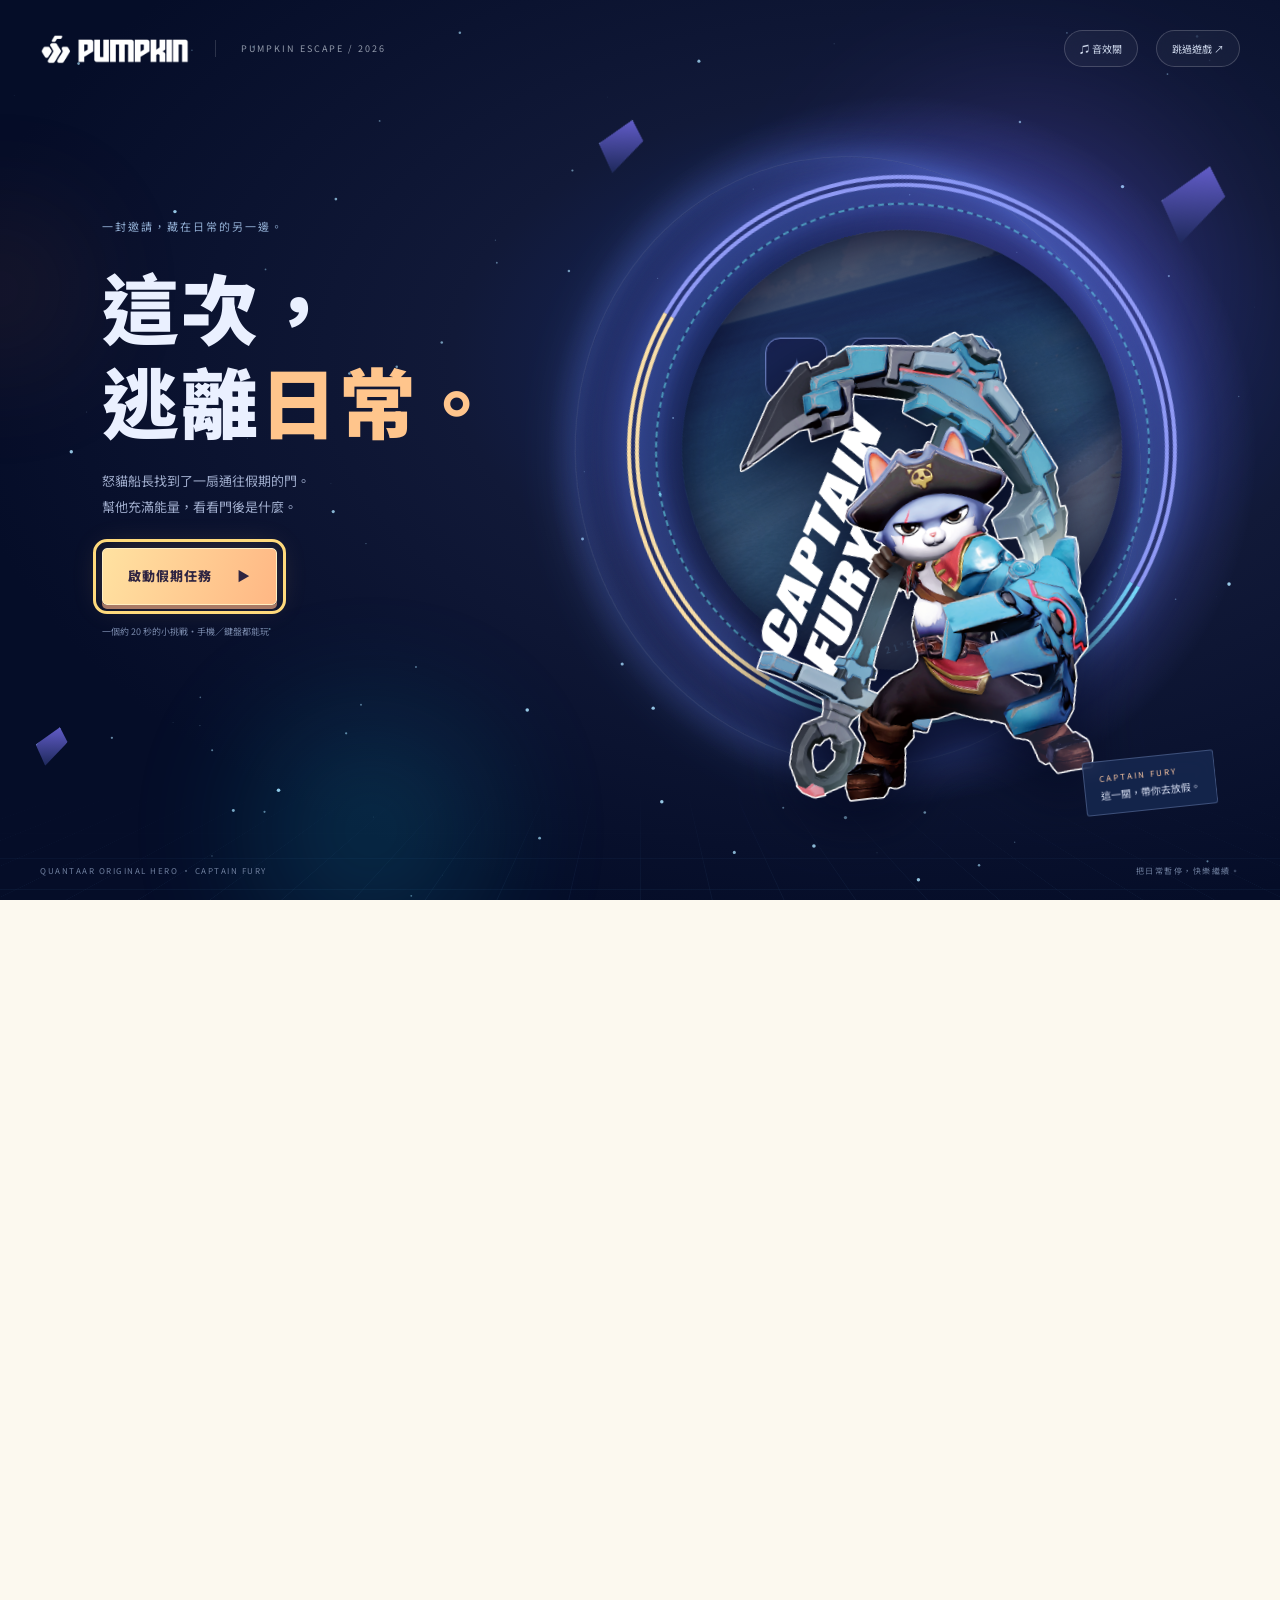
<file: index.html>
<!doctype html><html lang="zh-Hant"><head><meta charset="UTF-8"><meta name="viewport" content="width=device-width,initial-scale=1"><meta name="description" content="南瓜虛擬科技股份有限公司・2026/11/12–11/13 墾丁夏都員工旅遊互動邀請函"><title>歡樂的耍費時光｜南瓜虛擬科技</title><link rel="stylesheet" href="style.css"><link rel="stylesheet" href="prologue.css"><script src="app.js" defer></script><script src="prologue.js" defer></script></head><body>
<header><a href="#"><img src="assets/logo.png" alt="Pumpkin VR"></a><span class="edition">TEAM RETREAT / 2026</span><nav><a href="#invitation">邀請任務</a><a href="#schedule">兩日行程</a><a href="#scenes">探索景點</a><a class="navpill" href="#packing">行前背包 ↗</a></nav></header>
<main><section class="hero"><div class="wrap hero-inner"><div class="hero-copy"><div class="eyebrow light">● PUMPKIN TEAM · HOLIDAY QUEST</div><p class="kicker">致每一位，創造好玩的你。</p><h1>歡樂的<br><em>耍費時光</em><i>✳</i></h1><p class="hero-desc">這次，換我們進入遊戲。<br>把日常暫停，和南瓜隊友一起去海邊。</p><div class="actions"><button class="button yellow" id="open-letter">▶ 拆開我的邀請函 <span>→</span></button><a href="#schedule" class="textlink">直接看行程 ↓</a></div><div class="meta"><span>▣ 2026.11.12 — 11.13</span><span>⌖ 墾丁・夏都</span><span>2 天 1 夜</span></div></div><div class="hero-art"><div class="orbit"></div><div class="seal">OUT OF<br><b>OFFICE</b><span>☀</span></div><div class="speech"><small>CAPTAIN FURY</small>隊友們，休假副本開啟！</div><img class="captain" src="assets/captain-alt.png" alt="QUANTAAR 怒貓船長（海盜貓）官方原始立繪"><span class="spark">✦</span><p class="art-caption">◆ QUANTAAR · 怒貓船長陪你啟程</p></div></div><div class="hero-foot"><span>南瓜虛擬科技股份有限公司 · 公司員工旅遊邀請</span><a href="#invitation">SCROLL TO EXPLORE ↓</a></div></section>
<div class="ticker" aria-hidden="true">WORK OFF. PLAY ON. <b>✳</b> 海風補血，快樂升級 <b>✳</b> 歡樂的耍費時光 <b>✳</b> WORK OFF. PLAY ON. <b>✳</b> 海風補血，快樂升級</div>
<section id="invitation" class="wrap section intro"><div><div class="eyebrow">01 / YOU ARE INVITED</div><h2>平常一起做遊戲，<br>這次一起<span class="under">好好玩。</span></h2></div><div class="letter-prose"><b>親愛的南瓜夥伴：</b><p>謝謝你，把每一份創意、每一次挑戰，都變成我們共同的作品。這一次，讓螢幕裡的冒險暫時存檔，把主角的位置留給自己。</p><p>11 月 12 日至 13 日，邀請你和隊友一起出發墾丁夏都。在海風裡放空、在活動裡大笑，也留一點什麼都不做的時間。</p><p>這趟旅程的唯一主線：<strong>一起收集快樂。</strong></p><button class="inline" id="read-letter">閱讀完整邀請函 ↗</button></div></section>
<section class="modes section" id="mode"><div class="wrap"><div class="section-heading"><div><div class="eyebrow">CHOOSE YOUR HOLIDAY MODE</div><h2>你想怎麼玩？</h2></div><p>每一種玩法，都有你的位置。<br>選一個今天的自己，裝備你的休假模式。</p></div><div class="mode-grid"><button class="mode" data-mode="0"><span class="number">01</span><span class="mode-icon">≈</span><h3>海風放空派</h3><p>沙灘 × 海景 × 慢慢來</p><div>選擇這個模式 <span>→</span></div></button><button class="mode" data-mode="1"><span class="number">02</span><span class="mode-icon">ϟ</span><h3>熱血闖關派</h3><p>越野 × 排球 × 卡丁車</p><div>選擇這個模式 <span>→</span></div></button><button class="mode" data-mode="2"><span class="number">03</span><span class="mode-icon">✥</span><h3>自在隨興派</h3><p>室內休閒 × 想玩再玩</p><div>選擇這個模式 <span>→</span></div></button></div><p class="feedback" id="mode-message" aria-live="polite">個人互動選擇，不代表報名。飯店下午活動自由參加。</p></div></section>
<section id="schedule" class="wrap section"><div class="section-heading"><div><div class="eyebrow">02 / THE ADVENTURE PLAN</div><h2>兩天一夜，動靜都剛好。</h2></div><a class="outline" href="driver.html" target="_blank">↓ 司機版行程草案</a></div><div class="schedule-layout"><aside><div class="day-tabs" role="tablist" aria-label="行程日期"><button id="tab0" role="tab" aria-controls="timeline" aria-selected="true" data-day="0"><b>DAY 01</b>11.12｜星期四 <span>↗</span></button><button id="tab1" role="tab" aria-controls="timeline" aria-selected="false" data-day="1"><b>DAY 02</b>11.13｜星期五 <span>↗</span></button></div><div class="day-summary"><span>☀</span><h3 id="day-title">一路向南，<br>把快樂開機。</h3><p id="day-route">左營 → 越野 → 夏都</p><small>⚑ 行程規劃草案<br>店家與部分細節待確認</small></div><button class="stamp-schedule" id="schedule-check">✓ 我已掌握集合時間</button></aside><div id="timeline" class="timeline" role="tabpanel" aria-labelledby="tab0" tabindex="0"></div></div><div class="planning"><p><b>☾ 如果晚上加開團體活動？</b><br>備案為取消第一天 11:30 越野，增加飯店停留時間；待主辦單位決定後更新。目前仍以越野＋19:00 自由活動呈現。</p><p><b>☀ 第二天午餐尚待補上</b><br>原稿未列午餐。農場、卡丁車與午餐時段需一起確認；14:30 下午茶不視為已安排午餐。各段車程待店家定案後核對。</p></div></section>
<section id="scenes" class="section scenes"><div class="wrap"><div class="section-heading"><div><div class="eyebrow">03 / EXPLORE THE MAP</div><h2>下一站，<em>快樂。</em></h2></div><p>真實風景，先幫你預載。<br>待確認的景點先以實景參考，定案後更新。</p></div><div class="scene-tabs"><button data-scene="0" aria-pressed="true">01　夏都沙灘酒店 ↗</button><button data-scene="1" aria-pressed="false">02　越野體驗 ↗</button><button data-scene="2" aria-pressed="false">03　農場散策 ↗</button><button data-scene="3" aria-pressed="false">04　卡丁車 ↗</button></div><div class="scene-feature"><div class="scene-photo"><img id="scene-img" src="assets/hotel.png" alt="夏都官方海灘實景"><span id="scene-credit">夏都官方海灘實景</span></div><div class="scene-copy"><div class="eyebrow" id="scene-date">DAY 1 · 14:30</div><span class="tag" id="scene-tag">本次住宿地點</span><h3 id="scene-title">把海景，設成待機畫面。</h3><p id="scene-text">海風、沙灘與自由時間。想玩就玩，想慢下來也很好。14:30 抵達寄放行李，15:00 起依飯店安排入住。</p><a id="scene-link" class="inline" href="https://www.ktchateau.com.tw/" target="_blank" rel="noreferrer">查看景點與照片來源 ↗</a><a class="maplink" href="https://www.google.com/maps/search/?api=1&query=墾丁夏都沙灘酒店" target="_blank" rel="noreferrer">⌖ 夏都：屏東縣恆春鎮墾丁路 451 號</a></div></div></div></section>
<section id="passport" class="wrap section passport"><div><div class="eyebrow">BONUS LEVEL / 休假通行證</div><h2>耍費，也能<br>解鎖成就。</h2><p>打開邀請函、選擇休假模式、掌握集合時間。<br>再點亮 5 顆南瓜，領取你的限定稱號。</p><div class="stamps"><a href="#invitation" data-stamp="letter">✉<span>啟程邀請</span></a><a href="#mode" data-stamp="mode">✥<span>休假模式</span></a><a href="#schedule" data-stamp="schedule">⚑<span>行程攻略</span></a></div><small>進度僅保存在這個瀏覽器，不會送出報名或投票。</small></div><div class="game"><div class="game-header">✥ 南瓜補給站 <span id="pumpkin-count">0 / 5</span></div><div class="game-field"><span class="sun-disc"></span><span class="wave"></span><small>點一點，讓快樂充電。</small><button data-pumpkin="0" aria-label="收集第1顆南瓜">🎃</button><button data-pumpkin="1" aria-label="收集第2顆南瓜">🎃</button><button data-pumpkin="2" aria-label="收集第3顆南瓜">🎃</button><button data-pumpkin="3" aria-label="收集第4顆南瓜">🎃</button><button data-pumpkin="4" aria-label="收集第5顆南瓜">🎃</button></div><div class="reward" aria-live="polite"><span>✧</span><div><small>YOUR HOLIDAY ACHIEVEMENT</small><h3 id="reward-text">集滿印章與南瓜，解鎖稱號</h3></div></div><button id="reset-game">再玩一次 ↻</button></div></section>
<section id="packing" class="section packing"><div class="wrap"><div class="section-heading"><div><div class="eyebrow">04 / READY TO GO</div><h2>行前背包，輕鬆打包。</h2></div><span id="packed-count">0 / 8 樣已準備</span></div><div class="packing-grid"><div><div id="packing-list"></div><small>勾選狀態保存在這個瀏覽器；依自身需求增減用品。</small></div><div class="faq"><h3>出發前，記得看這裡</h3><details open><summary>集合與交通</summary><p>11/12 09:00 左營出發；集合出口、上車位置、報到時間與聯絡人待公告。11/13 預計 18:00 抵達左營，依路況調整。</p></details><details><summary>飯店與自由活動</summary><p>夏都 15:00 起入住，依本行程 11:00 前退房。11 月海域開放 09:00–17:00；活動依浪況與天候開放。費用與預約方式依團體安排。</p><a href="https://www.ktchateau.com.tw/fac/" target="_blank">查閱官方設施公告 ↗</a></details><details><summary>天候改變，照樣放鬆</summary><p>戶外項目依天候與業者公告調整，可改以室內休閒為方向；替代安排尚未定案。</p></details><details><summary>主辦單位待確認事項</summary><p>集合地點、聯絡窗口、越野／農場／卡丁車／餐廳及地址、第二天午餐、特殊餐食需求、房務、活動費用與保險、晚間備案、各段車程與遊覽車停靠位置。</p></details></div></div></div></section>
<section class="closing"><div class="wrap"><div class="eyebrow light">SAVE THE DATE · SAVE THE JOY</div><h2>這次的主角，<br>是一起出發的我們。</h2><p>11.12 — 11.13 ｜ 墾丁夏都 ｜ 南瓜虛擬科技股份有限公司</p><div class="actions"><a class="button yellow" href="holiday.ics" download>▣ 加入行事曆 ↗</a><a class="button ghost" href="invitation.txt" download>↓ 下載邀請文案</a></div><span class="closing-star" aria-hidden="true">✳</span></div></section></main><footer class="wrap"><div><img src="assets/logo.png" alt="Pumpkin VR"><p>歡樂的耍費時光 · 2026 員工旅遊</p></div><div><p>行程草案｜更新 2026.11.09</p><p>活動與店家以主辦單位最後公告為準。</p><a href="sources.html" target="_blank">圖片來源與核對紀錄 ↗</a></div></footer>
<dialog id="letter"><div class="letter-modal"><button class="close" aria-label="關閉邀請函" autofocus>×</button><div class="ticket"><small>特別邀請・給每一位南瓜隊友</small><div class="eyebrow">YOUR HOLIDAY PASS</div><h2>歡樂的<br><em>耍費時光</em></h2><p>2026.11.12 — 11.13<br>墾丁夏都・兩天一夜</p></div><div class="letter-message"><div class="eyebrow">冒險存檔，休假開始。</div><h3>親愛的南瓜夥伴：</h3><p>從一個靈感到一個世界，從一次挑戰到一次突破，謝謝你和我們一起，把「好玩」變成真實。</p><p>這次，南瓜虛擬科技股份有限公司邀請你暫停日常任務，和隊友一起前往墾丁夏都，展開兩天一夜的「歡樂的耍費時光」。</p><p>想動，就一起越野、玩水、跑賽道；想靜，就看看海、散散步、慢慢吃。飯店下午活動自由參加，你的節奏，由你決定。</p><p><b>帶上好心情，剩下的快樂，我們一起完成。</b></p><p class="signature">南瓜虛擬科技股份有限公司 敬邀</p><button class="button navy" id="accept">接受休假任務 →</button><small>開啟網站互動，不代表正式報名；行程細節待公告。</small></div></div></dialog><div class="toast" role="status" id="toast"></div></body></html>
</file>
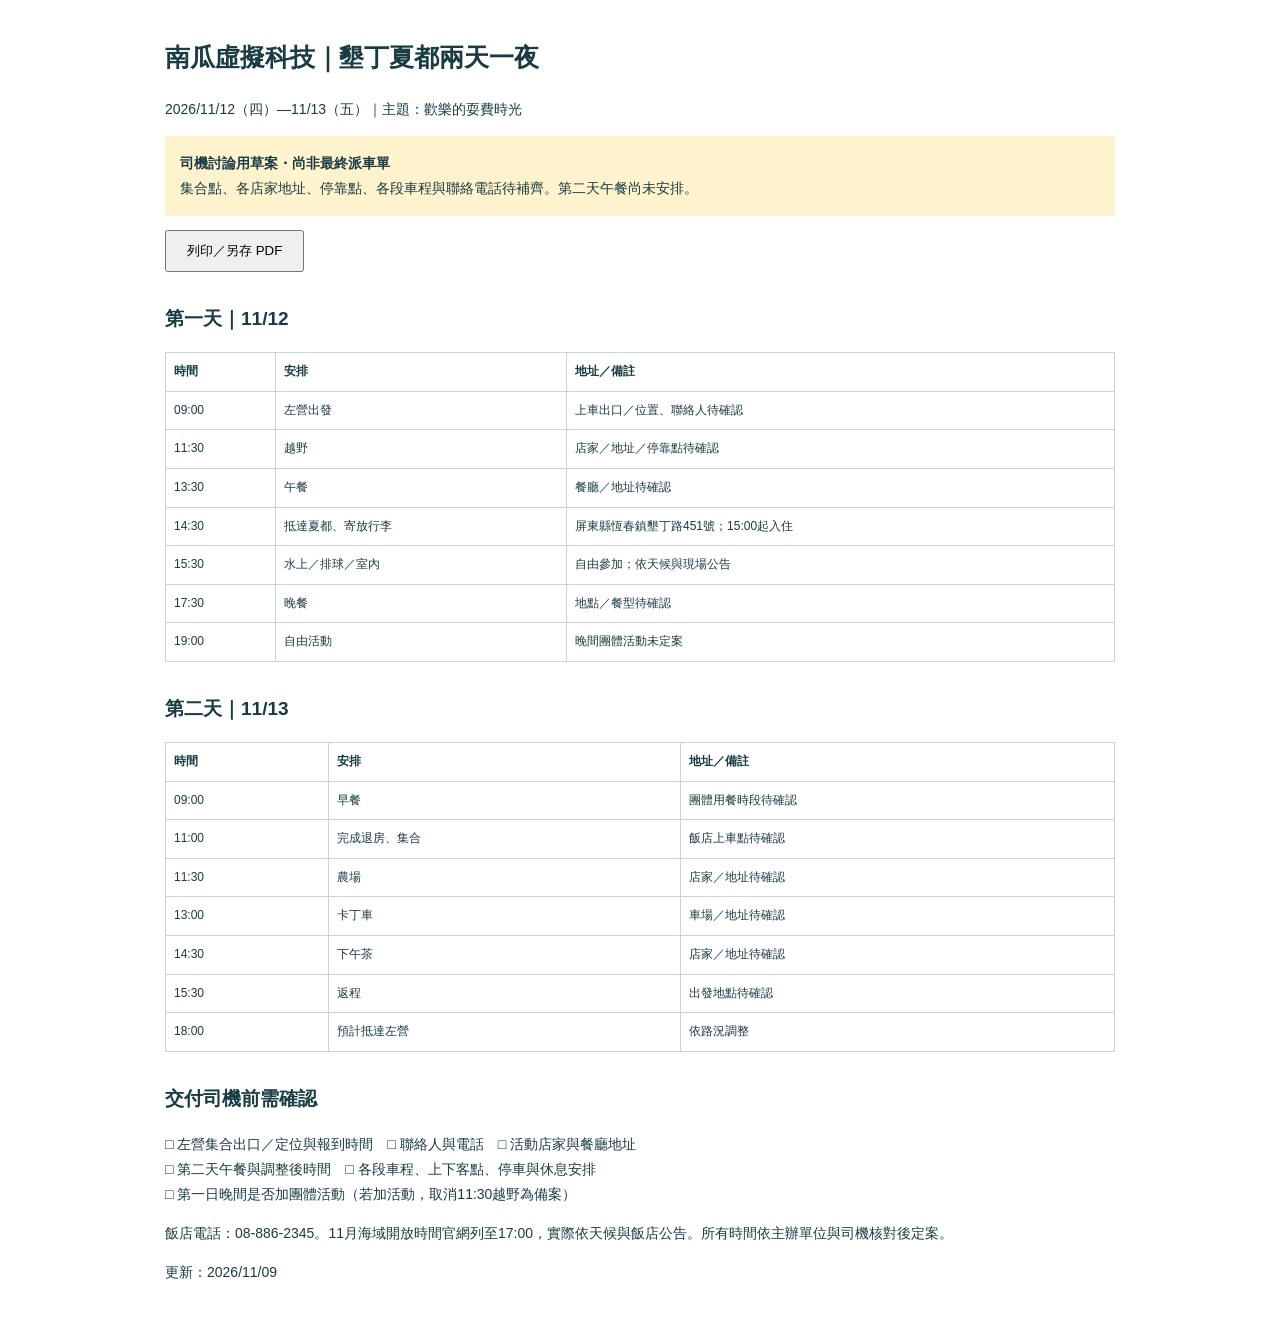
<file: driver.html>
<!doctype html><html lang="zh-Hant"><meta charset="utf-8"><meta name="viewport" content="width=device-width,initial-scale=1"><style>body{font:14px/1.8 sans-serif;max-width:950px;margin:35px auto;padding:0 25px;color:#193b43}h1{font-size:25px}h2{font-size:19px;margin-top:30px}table{border-collapse:collapse;width:100%;font-size:12px}td,th{border:1px solid #cbd4ce;padding:8px;text-align:left}.note{background:#fff3cd;padding:15px}button{padding:10px 20px}a{color:#315f75}@media print{button{display:none}body{margin:0}h2,table{break-inside:avoid}}</style><title>司機版行程草案｜南瓜虛擬科技</title><h1>南瓜虛擬科技｜墾丁夏都兩天一夜</h1><p>2026/11/12（四）—11/13（五）｜主題：歡樂的耍費時光</p><p class="note"><b>司機討論用草案・尚非最終派車單</b><br>集合點、各店家地址、停靠點、各段車程與聯絡電話待補齊。第二天午餐尚未安排。</p><button onclick="window.print()">列印／另存 PDF</button><h2>第一天｜11/12</h2><table><tr><th>時間</th><th>安排</th><th>地址／備註</th></tr><tr><td>09:00</td><td>左營出發</td><td>上車出口／位置、聯絡人待確認</td></tr><tr><td>11:30</td><td>越野</td><td>店家／地址／停靠點待確認</td></tr><tr><td>13:30</td><td>午餐</td><td>餐廳／地址待確認</td></tr><tr><td>14:30</td><td>抵達夏都、寄放行李</td><td>屏東縣恆春鎮墾丁路451號；15:00起入住</td></tr><tr><td>15:30</td><td>水上／排球／室內</td><td>自由參加；依天候與現場公告</td></tr><tr><td>17:30</td><td>晚餐</td><td>地點／餐型待確認</td></tr><tr><td>19:00</td><td>自由活動</td><td>晚間團體活動未定案</td></tr></table><h2>第二天｜11/13</h2><table><tr><th>時間</th><th>安排</th><th>地址／備註</th></tr><tr><td>09:00</td><td>早餐</td><td>團體用餐時段待確認</td></tr><tr><td>11:00</td><td>完成退房、集合</td><td>飯店上車點待確認</td></tr><tr><td>11:30</td><td>農場</td><td>店家／地址待確認</td></tr><tr><td>13:00</td><td>卡丁車</td><td>車場／地址待確認</td></tr><tr><td>14:30</td><td>下午茶</td><td>店家／地址待確認</td></tr><tr><td>15:30</td><td>返程</td><td>出發地點待確認</td></tr><tr><td>18:00</td><td>預計抵達左營</td><td>依路況調整</td></tr></table><h2>交付司機前需確認</h2><p>□ 左營集合出口／定位與報到時間　□ 聯絡人與電話　□ 活動店家與餐廳地址<br>□ 第二天午餐與調整後時間　□ 各段車程、上下客點、停車與休息安排<br>□ 第一日晚間是否加團體活動（若加活動，取消11:30越野為備案）</p><p>飯店電話：08-886-2345。11月海域開放時間官網列至17:00，實際依天候與飯店公告。所有時間依主辦單位與司機核對後定案。</p><p>更新：2026/11/09</p></html>
</file>
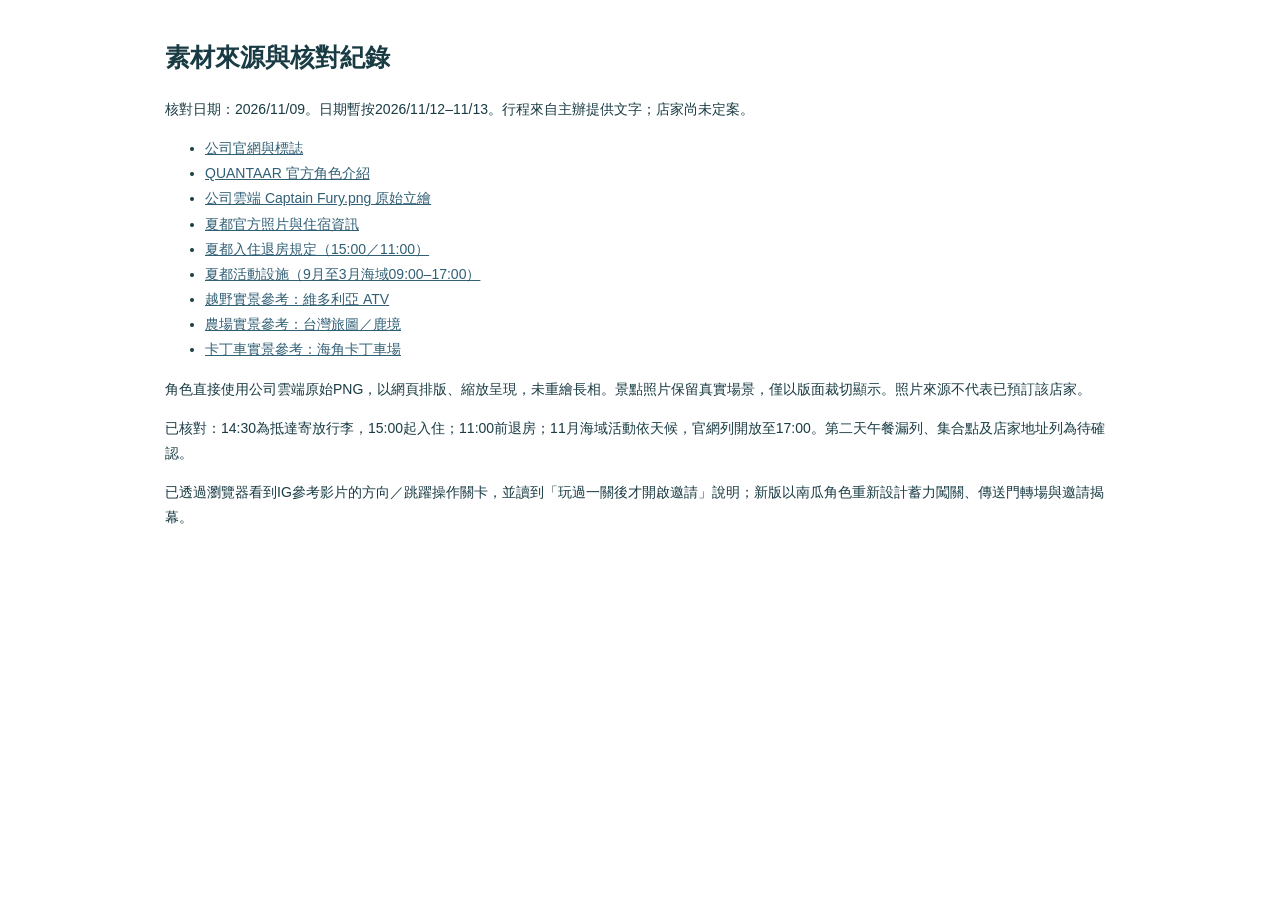
<file: sources.html>
<!doctype html><html lang="zh-Hant"><meta charset="utf-8"><meta name="viewport" content="width=device-width,initial-scale=1"><style>body{font:14px/1.8 sans-serif;max-width:950px;margin:35px auto;padding:0 25px;color:#193b43}h1{font-size:25px}h2{font-size:19px;margin-top:30px}table{border-collapse:collapse;width:100%;font-size:12px}td,th{border:1px solid #cbd4ce;padding:8px;text-align:left}.note{background:#fff3cd;padding:15px}button{padding:10px 20px}a{color:#315f75}@media print{button{display:none}body{margin:0}h2,table{break-inside:avoid}}</style><title>素材來源與核對紀錄</title><h1>素材來源與核對紀錄</h1><p>核對日期：2026/11/09。日期暫按2026/11/12–11/13。行程來自主辦提供文字；店家尚未定案。</p><ul><li><a target="_blank" href="https://www.pumpkinvr.com/zh">公司官網與標誌</a></li><li><a target="_blank" href="https://quantaar.com/heroes/">QUANTAAR 官方角色介紹</a></li><li><a target="_blank" href="https://drive.google.com/file/d/1_DQXbhv8ylTGnUPIhTng096PtxZ0Z7iL/view">公司雲端 Captain Fury.png 原始立繪</a></li><li><a target="_blank" href="https://www.ktchateau.com.tw/">夏都官方照片與住宿資訊</a></li><li><a target="_blank" href="https://www.ktchateau.com.tw/booking/">夏都入住退房規定（15:00／11:00）</a></li><li><a target="_blank" href="https://www.ktchateau.com.tw/fac/">夏都活動設施（9月至3月海域09:00–17:00）</a></li><li><a target="_blank" href="https://www.ouokt.com/product.php?PCode=89">越野實景參考：維多利亞 ATV</a></li><li><a target="_blank" href="https://www.taiwantravelmap.com/taiwantravelmap/travel-6010">農場實景參考：台灣旅圖／鹿境</a></li><li><a target="_blank" href="https://hjsc.uukt.com.tw/">卡丁車實景參考：海角卡丁車場</a></li></ul><p>角色直接使用公司雲端原始PNG，以網頁排版、縮放呈現，未重繪長相。景點照片保留真實場景，僅以版面裁切顯示。照片來源不代表已預訂該店家。</p><p>已核對：14:30為抵達寄放行李，15:00起入住；11:00前退房；11月海域活動依天候，官網列開放至17:00。第二天午餐漏列、集合點及店家地址列為待確認。</p><p>已透過瀏覽器看到IG參考影片的方向／跳躍操作關卡，並讀到「玩過一關後才開啟邀請」說明；新版以南瓜角色重新設計蓄力闖關、傳送門轉場與邀請揭幕。</p></html>
</file>
<file: style.css>
@import url('https://fonts.googleapis.com/css2?family=Noto+Sans+TC:wght@400;500;700;800;900&display=swap');
:root{--ink:#183b43;--paper:#fcf9ef;--yellow:#ffe78d;--muted:#6e7d79}*{box-sizing:border-box}html{scroll-behavior:smooth;scroll-padding-top:25px}body{margin:0;background:var(--paper);color:var(--ink);font:14px/1.9 'Noto Sans TC',sans-serif}button,input,summary{font:inherit}button,a,input,summary{touch-action:manipulation}button{cursor:pointer;color:inherit}a{color:inherit;text-decoration:none}button{border:0}button:focus-visible,a:focus-visible,summary:focus-visible{outline:3px solid #d76b30;outline-offset:4px}h1,h2,h3,p{margin:0}h1,h2,h3{line-height:1.4}em{font-style:normal}img{max-width:100%}.wrap{width:min(1180px,calc(100% - 96px));margin:auto}.section{padding:90px 0}.eyebrow{font-size:10px;font-weight:700;letter-spacing:2px;color:#718580;margin-bottom:20px}.light{color:#d0ebe1}.section-heading{display:flex;justify-content:space-between;align-items:flex-end;gap:30px;margin-bottom:38px}.section-heading p{font-size:12px;color:var(--muted)}h2{font-size:39px;font-weight:800;letter-spacing:-1px}header{height:80px;padding:0 42px;display:flex;align-items:center;gap:25px}header img{width:160px;display:block}.edition{font-size:9px;letter-spacing:1px;border-left:1px solid #bbc8bf;padding-left:22px}nav{margin-left:auto;display:flex;align-items:center;gap:28px;font-size:12px}.navpill{border:1px solid #b5c2b8;padding:7px 16px;border-radius:30px}.hero{position:relative;background:linear-gradient(90deg,#062d41db,#062d4177 60%,#062d4122),url('assets/hotel.png') center/cover;color:white;overflow:hidden}.hero-inner{display:grid;grid-template-columns:1.1fr 1fr;align-items:center;min-height:665px;padding:45px 0}.hero .eyebrow{font-size:10px;color:#d2e5df}.kicker{font-size:15px;letter-spacing:2px;margin-bottom:18px}.hero h1{font-size:84px;font-weight:900;letter-spacing:3px;line-height:1.18;display:inline-block;position:relative}.hero h1 em{color:var(--yellow)}.hero h1 i{position:absolute;right:-62px;top:0;font-size:52px;font-weight:400;color:#ffa168}.hero-desc{font-size:15px;margin-top:24px;color:#dce9e6;letter-spacing:1px}.actions{display:flex;align-items:center;gap:25px;margin:30px 0}.button{display:inline-flex;align-items:center;gap:18px;padding:14px 22px;border-radius:6px;font-weight:700;font-size:13px;transition:transform .2s}.button:hover{transform:translateY(-3px)}.yellow{background:var(--yellow);color:var(--ink);box-shadow:0 4px 0 #b9b181}.textlink{font-size:12px;border-bottom:1px solid #fff6}.meta{display:flex;gap:17px;color:#cddfdc;font-size:10px}.meta span+span{border-left:1px solid #fff5;padding-left:17px}.hero-art{height:535px;position:relative;margin-left:15px}.captain{position:absolute;right:2px;top:20px;width:365px;height:510px;object-fit:contain;transform:rotate(5deg);filter:drop-shadow(0 20px 18px #082834aa);animation:arrive .8s both}.orbit{position:absolute;width:440px;height:290px;border:1px dashed #ffffff70;border-radius:50%;top:165px;left:-5px;transform:rotate(-20deg)}.seal{position:absolute;right:2px;top:0;background:var(--yellow);color:var(--ink);width:103px;height:103px;border-radius:50%;border:4px double var(--ink);display:flex;align-items:center;justify-content:center;flex-direction:column;font-size:11px;line-height:1.3;transform:rotate(12deg);z-index:2;box-shadow:4px 4px 0 var(--ink)}.seal b{font-size:16px}.seal span{font-size:24px}.speech{position:absolute;top:60px;left:-10px;background:var(--paper);color:var(--ink);padding:11px 19px;border-radius:8px;box-shadow:4px 4px 0 var(--ink);transform:rotate(-5deg);z-index:2;font-size:12px;font-weight:700}.speech small{display:block;font-size:8px;letter-spacing:2px;color:#b46b3f}.speech:after{content:'';border-left:10px solid transparent;border-top:12px solid var(--paper);position:absolute;bottom:-11px;right:22px}.spark{font-size:48px;position:absolute;right:-20px;top:160px;color:var(--yellow)}.art-caption{position:absolute;bottom:0;left:50px;right:0;background:#173f4dca;border:1px solid #fff5;padding:7px;text-align:center;font-size:9px;letter-spacing:1px;transform:rotate(-3deg)}.hero-foot{display:flex;justify-content:space-between;margin:0 42px;border-top:1px solid #fff4;padding:18px 0;font-size:9px;letter-spacing:1px;color:#d9e6df}.ticker{white-space:nowrap;overflow:hidden;background:var(--yellow);padding:12px 0;font-size:12px;font-weight:700;letter-spacing:2px}.ticker b{margin:0 30px;font-size:19px}.intro{display:grid;grid-template-columns:1fr 1fr;gap:80px}.under{background:linear-gradient(transparent 68%,#ffbb8b 68%,#ffbb8b 90%,transparent 90%)}.letter-prose{font-size:13px;color:#60736c}.letter-prose>b{color:var(--ink)}.letter-prose p{margin:16px 0}.letter-prose strong{color:var(--ink)}.inline{display:inline-block;background:none;padding:5px 0;border-bottom:1px solid var(--ink);font-size:12px;font-weight:700}.modes,.packing{background:#eef0e7}.mode-grid{display:grid;grid-template-columns:repeat(3,1fr);gap:20px}.mode{background:var(--paper);border:1px solid #cbd5c9;border-radius:10px;padding:26px;text-align:left;position:relative;transition:.2s}.mode:hover{transform:translateY(-5px)}.number{position:absolute;right:20px;top:12px;color:#e4e5d9;font-size:47px;font-weight:800;line-height:1}.mode-icon{font-size:43px;line-height:1;color:#568690}.mode:nth-child(2) .mode-icon{color:#bd743e}.mode:nth-child(3) .mode-icon{color:#8c71a3}.mode h3{font-size:23px;margin:16px 0 7px}.mode p{font-size:11px;color:var(--muted)}.mode>div{border-top:1px solid #d8ded0;padding-top:11px;margin-top:24px;font-size:10px}.mode>div span{float:right}.mode.selected{border:2px solid var(--ink);padding:25px;box-shadow:4px 4px 0 var(--ink);background:#dcecf0}.mode:nth-child(2).selected{background:#ffdfc7}.mode:nth-child(3).selected{background:#e6dff1}.feedback{font-size:11px;color:#718073;text-align:center;margin-top:23px;min-height:22px}.outline{border:1px solid #acbdb0;border-radius:5px;padding:9px 17px;font-size:11px;white-space:nowrap}.schedule-layout{display:grid;grid-template-columns:270px 1fr;gap:65px}.day-tabs{display:flex;flex-direction:column;gap:10px}.day-tabs button{padding:18px 20px;text-align:left;background:none;border:1px solid #c7d1c5;border-radius:7px;font-size:11px;position:relative}.day-tabs b{display:block;font-size:21px;letter-spacing:1px}.day-tabs button span{position:absolute;right:18px;top:26px;font-size:22px}.day-tabs [aria-selected=true]{background:var(--ink);color:var(--paper)}.day-summary{padding:28px 20px}.day-summary>span{font-size:35px;color:#c58e4d}.day-summary h3{font-size:23px;margin:10px 0}.day-summary p{font-size:10px;color:var(--muted)}.day-summary small{display:block;font-size:10px;color:#718171;margin-top:25px}.stamp-schedule{width:100%;border:1px dashed #9eb19b;background:#eef0e5;border-radius:5px;padding:11px;font-size:10px}.stop{display:grid;grid-template-columns:63px 20px 1fr;gap:16px;padding-bottom:28px;position:relative}.stop:before{content:'';position:absolute;left:88px;top:22px;bottom:0;border-left:1px solid #c8d3c6}.stop:last-child:before{display:none}.stop time{font-size:17px;font-weight:700}.dot{background:var(--paper);width:20px;height:20px;border:1px solid #9ab2a0;border-radius:50%;margin-top:5px;z-index:1;position:relative}.dot:after{content:'';position:absolute;width:6px;height:6px;border-radius:50%;background:#92ac98;top:6px;left:6px}.stop h3{font-size:16px;display:inline;line-height:1.5}.tag{display:inline-block;font-size:8px;padding:2px 8px;background:#e9e9da;border-radius:3px;color:#807957;vertical-align:middle;margin-left:8px}.stop p{font-size:11px;line-height:1.9;color:#728077;margin-top:6px}.planning{margin-top:35px;border-top:1px solid #d3dbce;padding-top:25px;display:grid;grid-template-columns:1fr 1fr;gap:35px}.planning p{font-size:10px;color:#738070}.planning b{font-size:12px;color:#4e6959}.scenes{background:#e6eff0}.scenes h2 em{color:#bb6d43}.scene-tabs{display:flex;gap:25px;border-bottom:1px solid #c1d0cc;margin-bottom:27px}.scene-tabs button{font-size:12px;background:none;padding:12px 0;border-bottom:3px solid transparent}.scene-tabs [aria-pressed=true]{border-bottom-color:var(--ink);font-weight:700}.scene-feature{display:grid;grid-template-columns:1.55fr 1fr;background:var(--paper);border-radius:10px;overflow:hidden}.scene-photo{position:relative;min-height:390px}.scene-photo img{width:100%;height:100%;position:absolute;inset:0;object-fit:cover}.scene-photo span{position:absolute;bottom:0;left:0;right:0;padding:25px 16px 12px;background:linear-gradient(transparent,#083e4bd9);color:white;font-size:9px}.scene-copy{padding:38px}.scene-copy .eyebrow{margin-bottom:12px}.scene-copy .tag{margin-left:0}.scene-copy h3{font-size:29px;line-height:1.5;margin:17px 0}.scene-copy p{font-size:12px;color:#728079;margin-bottom:20px}.maplink{display:block;font-size:9px;margin-top:23px;color:#718579}.passport{display:grid;grid-template-columns:1fr 1.1fr;gap:80px;align-items:center}.passport p{font-size:12px;color:#728077;margin-top:20px}.passport small,.packing small{font-size:9px;color:#819080}.stamps{display:flex;gap:16px;margin:28px 0 13px}.stamps a{width:86px;height:86px;border:1px dashed #acb7a3;border-radius:50%;display:flex;align-items:center;justify-content:center;flex-direction:column;font-size:23px;color:#92a28b;transform:rotate(-7deg)}.stamps a:nth-child(2){transform:rotate(8deg)}.stamps span{font-size:9px}.stamps .collected{border:3px double #be7648;color:#ae6236;background:#ffecd1}.game{position:relative;border:1px solid #b8c8b6;border-radius:12px;overflow:hidden;box-shadow:7px 7px 0 #e4e7d8;background:#f4e6cf}.game-header{padding:13px 21px;color:white;background:var(--ink);font-size:12px}.game-header span{float:right;color:var(--yellow)}.game-field{height:255px;background:linear-gradient(#a5d8e4 0 56%,#f9e6ba 56%);position:relative;overflow:hidden}.game-field small{position:absolute;top:12px;left:17px;color:#417b85;font-size:10px;letter-spacing:1px}.sun-disc{position:absolute;width:64px;height:64px;border-radius:50%;right:50px;top:32px;background:var(--yellow);box-shadow:0 0 0 10px #ffe78d55}.wave{position:absolute;left:-10%;top:115px;width:120%;height:55px;border-radius:50%;background:#5797a4;transform:rotate(4deg);border-bottom:15px solid #d9f2e4}.game-field button{position:absolute;font-size:39px;background:none;padding:4px;transition:.2s}.game-field button:hover{transform:translateY(-5px)}.game-field button:disabled{opacity:.55;cursor:default;color:#37715b}.game-field button:nth-of-type(1){top:40px;left:8%;transform:rotate(-10deg)}.game-field button:nth-of-type(2){top:75px;left:35%}.game-field button:nth-of-type(3){top:142px;right:8%}.game-field button:nth-of-type(4){top:162px;left:22%}.game-field button:nth-of-type(5){top:155px;left:57%}.reward{display:flex;align-items:center;gap:16px;padding:20px}.reward>span{font-size:32px;color:#bd8646}.reward small{font-size:8px;letter-spacing:1px}.reward h3{font-size:14px}.game.won .reward{background:var(--yellow)}#reset-game{display:block;margin:0 20px 12px auto;background:none;font-size:10px;text-decoration:underline}.packing-grid{display:grid;grid-template-columns:1.2fr 1fr;gap:80px}#packing-list{display:grid;grid-template-columns:1fr 1fr;gap:0 20px}#packing-list label{display:flex;align-items:center;gap:9px;font-size:11px;padding:17px 0;border-bottom:1px solid #d0d8c8;cursor:pointer}input{accent-color:var(--ink);width:17px;height:17px}#packed-count{font-size:12px;color:#6d816f}.faq h3{font-size:15px;margin-bottom:12px}details{border-bottom:1px solid #ccd6c4;padding:12px 0;font-size:11px}summary{cursor:pointer;font-weight:700}details p{color:#788371;margin-top:10px}details a{font-size:10px;text-decoration:underline}.closing{background:var(--ink);color:var(--paper);overflow:hidden}.closing .wrap{padding:70px 0;position:relative}.closing h2{font-size:44px;position:relative;z-index:1}.closing p{margin-top:20px;font-size:12px;color:#c1d3c3}.closing .actions{position:relative;z-index:1}.ghost{border:1px solid #fff5;color:white}.closing-star{position:absolute;right:-10px;top:15px;font-size:400px;color:#ffaf79;line-height:1;transform:rotate(-15deg)}footer{padding:34px 0;display:flex;justify-content:space-between;font-size:9px;color:#82907c}footer img{width:140px;margin-bottom:7px}footer>div:last-child{text-align:right}footer a{border-bottom:1px solid #b1bfaa}dialog{border:0;border-radius:12px;padding:0;background:var(--paper);color:var(--ink);max-width:min(900px,calc(100% - 32px));max-height:calc(100dvh - 36px);width:900px;overflow:auto;box-shadow:0 30px 100px #0006}dialog[open]{animation:arrive .4s both}dialog::backdrop{background:#082f40de;backdrop-filter:blur(6px)}.letter-modal{display:grid;grid-template-columns:300px 1fr;position:relative}.ticket{background:var(--yellow);padding:40px 30px;border-right:2px dashed #b0a16b;display:flex;flex-direction:column;justify-content:center}.ticket>small{font-size:10px}.ticket .eyebrow{font-size:9px;margin-top:7px}.ticket h2{font-size:39px;line-height:1.5}.ticket em{color:#b66535}.ticket p{margin-top:60px;border-top:1px solid #baad70;padding-top:20px;font-size:11px}.letter-message{padding:48px 38px 32px}.letter-message h3{font-size:19px}.letter-message p{font-size:12px;color:#687d72;margin-top:15px}.letter-message b{color:var(--ink)}.signature{font-size:10px!important;margin-bottom:24px}.letter-message>small{display:block;font-size:9px;color:#81907e;margin-top:12px}.navy{background:var(--ink);color:white}.close{position:absolute;right:12px;top:12px;font-size:24px;background:var(--paper);border:1px solid #bac9b5;border-radius:50%;width:34px;height:34px;line-height:1;z-index:2}.toast{position:fixed;bottom:25px;left:50%;transform:translateX(-50%);padding:12px 20px;background:var(--ink);color:white;font-size:12px;border-radius:7px;z-index:100;display:none;max-width:90%;width:max-content}.toast.visible{display:block}@keyframes arrive{from{opacity:0;translate:0 25px}to{opacity:1;translate:0 0}}
@media(max-width:1050px){.wrap{width:calc(100% - 60px)}.edition{display:none}.hero h1{font-size:67px}.hero-art{height:470px}.captain{width:320px;height:455px;right:-20px}.speech{left:-20px;font-size:10px}.orbit{width:340px}.seal{width:88px;height:88px}.intro,.passport,.packing-grid{gap:40px}.schedule-layout{gap:35px;grid-template-columns:230px 1fr}.scene-copy{padding:28px}.scene-tabs{gap:18px}.scene-tabs button{font-size:11px}.closing-star{right:-70px;opacity:.6}}
@media(max-width:700px){body{font-size:13px}.wrap{width:calc(100% - 40px)}header{height:66px;padding:0 20px}header img{width:135px}nav{gap:17px;font-size:10px}nav a:first-child,nav a:nth-child(3){display:none}.navpill{padding:6px 10px}.hero-inner{display:block;min-height:0;padding-top:35px;padding-bottom:10px}.hero h1{font-size:clamp(49px,13vw,70px)}.hero h1 i{font-size:35px;right:-43px}.hero .eyebrow{font-size:8px;letter-spacing:1.3px}.kicker{font-size:12px;letter-spacing:1px}.hero-desc{font-size:12px;margin-top:18px}.actions{gap:20px;margin:24px 0;flex-wrap:wrap}.button{padding:12px 17px;font-size:11px;gap:12px}.textlink{font-size:10px}.meta{gap:9px;font-size:8px;flex-wrap:wrap}.meta span+span{padding-left:9px}.hero-art{height:345px;max-width:350px;margin:7px auto 0}.captain{width:250px;height:340px;right:10px;top:0}.speech{left:0;top:25px;font-size:10px;padding:10px 13px}.speech small{font-size:7px}.seal{top:60px;right:0;width:75px;height:75px;font-size:8px}.seal b{font-size:11px}.seal span{font-size:20px}.orbit{width:310px;height:210px;top:110px;left:0}.spark{font-size:30px;right:0;top:170px}.art-caption{left:10px;right:0;font-size:8px;bottom:3px}.hero-foot{margin:0 20px;padding:14px 0;font-size:8px;letter-spacing:0}.hero-foot a{display:none}.ticker{font-size:9px;letter-spacing:1px;padding:8px 0}.ticker b{margin:0 20px}.section{padding:58px 0}h2{font-size:29px}.eyebrow{font-size:8px;letter-spacing:1.5px;margin-bottom:15px}.intro{display:block}.letter-prose{margin-top:28px;font-size:12px}.section-heading{display:block;margin-bottom:28px}.section-heading p{font-size:10px;margin-top:15px}.mode-grid{grid-template-columns:1fr;gap:12px}.mode{padding:18px 20px 15px 75px}.mode.selected{padding:17px 19px 14px 74px}.mode-icon{position:absolute;left:24px;top:25px;font-size:36px}.mode h3{font-size:19px;margin:0 0 5px}.mode p{font-size:10px}.number{font-size:36px}.mode>div{margin-top:14px;padding-top:8px;font-size:9px}.feedback{font-size:9px;min-height:36px}.outline{display:inline-block;margin-top:20px;font-size:10px}.schedule-layout{display:block}.day-tabs{flex-direction:row}.day-tabs button{flex:1;font-size:9px;padding:13px 15px}.day-tabs b{font-size:18px}.day-tabs button span{right:12px;top:23px;font-size:17px}.day-summary{display:none}.stamp-schedule{margin:15px 0 30px;font-size:10px;padding:8px}.stop{grid-template-columns:43px 18px 1fr;gap:10px;padding-bottom:25px}.stop:before{left:61px;top:20px}.stop time{font-size:14px}.dot{width:18px;height:18px}.dot:after{top:5px;left:5px}.stop h3{font-size:14px;display:block}.tag{margin:4px 0 0;font-size:8px}.stop p{font-size:10px}.planning{grid-template-columns:1fr;gap:20px;margin-top:20px}.planning p{font-size:10px}.planning b{font-size:11px}.scene-tabs{display:grid;grid-template-columns:1fr 1fr;gap:0 16px;margin-bottom:20px}.scene-tabs button{font-size:10px;text-align:left}.scene-feature{display:block}.scene-photo{min-height:240px}.scene-photo span{font-size:8px;padding:25px 12px 10px}.scene-copy{padding:25px}.scene-copy h3{font-size:25px;margin:13px 0}.scene-copy p{font-size:11px}.scene-copy .eyebrow{font-size:9px}.maplink{font-size:8px}.passport{display:block}.passport p{font-size:10px}.stamps{gap:15px;margin-top:23px}.stamps a{width:78px;height:78px}.passport small,.packing small{font-size:8px}.game{margin-top:30px;box-shadow:5px 5px 0 #e4e7d8}.game-field{height:245px}.game-header{font-size:11px}.reward h3{font-size:12px}.reward small{font-size:7px}.packing-grid{display:block}#packing-list{gap:0 15px}#packing-list label{font-size:10px;padding:15px 0;gap:7px}input{width:16px;height:16px}.faq{margin-top:35px}.faq h3{font-size:14px}details{font-size:10px}.closing .wrap{padding:55px 0}.closing h2{font-size:30px}.closing p{font-size:10px;max-width:260px;line-height:2}.closing-star{font-size:250px;right:-145px;top:70px;opacity:.3}.closing .button{font-size:10px;padding:12px 14px}.closing .actions{gap:12px}footer{display:block;font-size:9px;padding:26px 0}footer img{width:130px}footer>div:last-child{text-align:left;margin-top:16px}.letter-modal{display:block}.ticket{padding:25px 24px;border-right:0;border-bottom:2px dashed #b0a16b}.ticket h2{font-size:28px}.ticket h2 br{display:none}.ticket em{margin-left:6px}.ticket p{margin-top:12px;padding-top:10px;font-size:10px}.ticket .eyebrow{font-size:8px;margin-bottom:10px}.ticket>small{font-size:9px}.letter-message{padding:27px 24px}.letter-message h3{font-size:18px}.letter-message p{font-size:11px;margin-top:12px}.letter-message .eyebrow{font-size:9px}.letter-message>small{font-size:8px}.close{width:29px;height:29px;top:9px;right:9px}.toast{font-size:10px}}
@media(prefers-reduced-motion:reduce){html{scroll-behavior:auto}*{animation:none!important;transition:none!important}}

header img,footer img{filter:brightness(0) saturate(100%) invert(18%) sepia(18%) saturate(1368%) hue-rotate(146deg) brightness(94%) contrast(89%)}
</file>
<file: prologue.css>
.prologue-active{overflow:hidden!important}.prologue-active>header,.prologue-active>main,.prologue-active>footer{visibility:hidden}#prologue{position:fixed;inset:0;z-index:500;background:#050d28;color:#eef6ff;overflow:hidden;isolation:isolate;font-family:'Noto Sans TC',sans-serif}#prologue[hidden],#prologue-replay[hidden]{display:none}#prologue button{font-family:inherit}#prologue :focus-visible{outline:3px solid #ffda7c;outline-offset:6px}.pr-space{position:absolute;inset:0;background:radial-gradient(ellipse at 70% 40%,#192c6b 0,#111938 35%,#050d28 75%);z-index:-3}.pr-space canvas{width:100%;height:100%}.pr-grid{position:absolute;inset:58% -50% -50%;background-image:linear-gradient(#63aff224 1px,transparent 1px),linear-gradient(90deg,#63aff224 1px,transparent 1px);background-size:80px 80px;transform:perspective(500px) rotateX(55deg);mask-image:linear-gradient(transparent,#000);animation:floor 10s linear infinite}.pr-orb{position:absolute;border-radius:50%;filter:blur(70px);opacity:.18}.orb-a{width:30vw;height:30vw;right:5%;top:10%;background:#7f62fa}.orb-b{width:18vw;height:18vw;left:20%;bottom:-5%;background:#12bfe3}.orb-c{width:10vw;height:10vw;left:-5%;top:25%;background:#cf693f}.pr-top{position:absolute;top:30px;left:40px;right:40px;display:flex;align-items:center;gap:25px;z-index:30}.pr-top img{width:150px;filter:none}.pr-edition{font-size:9px;letter-spacing:2px;opacity:.6;border-left:1px solid #ffffff40;padding-left:25px}.pr-top-actions{display:flex;gap:18px;margin-left:auto}.pr-top-actions button{font-size:10px;background:#ffffff0a;border:1px solid #ffffff30;border-radius:30px;padding:8px 15px;color:#cfd9ec;backdrop-filter:blur(10px)}.pr-top-actions button:hover{background:#ffffff20}.pr-intro{position:absolute;left:8%;top:24%;z-index:5;transition:opacity .5s,transform .7s}.pr-label{font-size:11px;letter-spacing:2px;color:#8fabd0;display:block}.pr-intro h1{font-size:clamp(50px,6vw,86px);font-weight:900;line-height:1.22;letter-spacing:2px;margin:22px 0;color:#eaf0ff}.pr-intro h1 span{color:#ffc58c}.pr-intro>p{color:#9faccc;font-size:13px;line-height:2;margin-bottom:28px}.pr-primary{background:linear-gradient(110deg,#ffe2a1,#ffb784);border:1px solid #ffefc2;border-radius:5px;padding:15px 25px;color:#2e2441;font-size:13px;font-weight:800;letter-spacing:1px;box-shadow:0 0 30px #ffbb7730,0 4px 0 #a27565;display:inline-flex;align-items:center;justify-content:center;gap:25px;transition:transform .2s,box-shadow .2s}.pr-primary:hover{transform:translateY(-3px);box-shadow:0 0 50px #ffbb7760,0 6px 0 #a27565}.pr-intro>small{display:block;color:#7888aa;font-size:9px;margin-top:18px}.pr-portal{position:absolute;width:min(43vw,580px);aspect-ratio:1;right:8%;top:50%;transform:translateY(-50%) rotate(-15deg);transition:all 1.3s cubic-bezier(.2,.7,.2,1);perspective:800px}.portal-halo{position:absolute;inset:-15%;background:radial-gradient(circle,transparent 40%,#6973ff35 55%,transparent 70%);animation:breathe 5s ease-in-out infinite}.portal-ring{position:absolute;inset:0;border-radius:50%;border:2px solid #b2c9ff66;box-shadow:0 0 40px #668fff55,inset 0 0 30px #638aff55}.ring-a{border:12px double #929bf5;border-left-color:#ffe2a4;border-bottom-color:#7ce5ff;animation:spin 25s linear infinite}.ring-b{inset:5%;border:2px dashed #67daed99;animation:spin 38s linear infinite reverse}.ring-c{inset:-5%;border:1px solid #6a81c44d;transform:rotateY(25deg)}.portal-sea{position:absolute;inset:10%;border-radius:50%;background:linear-gradient(#132358c9,#14448fa1),url('assets/hotel.png') center/cover;box-shadow:inset 0 0 50px #050b37;filter:saturate(.6);transition:filter .6s}.portal-coordinate{position:absolute;bottom:14%;width:100%;text-align:center;font-size:9px;letter-spacing:3px;color:#8cb8dc}.portal-locks{position:absolute;display:flex;justify-content:center;gap:22px;left:0;right:0;top:29%;transform:rotate(15deg)}.portal-locks i{width:62px;height:62px;border:1px solid #8296df;background:#161b4caa;backdrop-filter:blur(10px);border-radius:15px;display:flex;align-items:center;justify-content:center;font-size:35px;font-style:normal;color:#6d85c6;box-shadow:0 0 0 5px #566eaa15;transition:all .6s;animation:float 5s ease-in-out infinite}.portal-locks i:nth-child(2){animation-delay:-2s}.portal-locks i:nth-child(3){animation-delay:-4s}.portal-locks .lit{color:#ffe4a7;border-color:#ffdc8e;background:#8c5d1e88;box-shadow:0 0 50px #ffce7b77;transform:rotate(45deg)}.pr-captain{position:absolute;object-fit:contain;width:31vw;height:68vh;right:14%;bottom:3%;transform:rotate(-7deg);filter:drop-shadow(0 20px 30px #030922);z-index:3;pointer-events:none;transition:all 1s;animation:captain-idle 6s ease-in-out infinite}.pr-character-tag{position:absolute;right:5%;bottom:10%;z-index:4;transform:rotate(-6deg);font-size:10px;color:#d4dcef;background:#172c56b3;border:1px solid #b2caff44;border-radius:3px;padding:9px 15px;backdrop-filter:blur(10px)}.pr-character-tag span{display:block;font-size:8px;letter-spacing:2px;color:#ffcba4}.pr-shard{position:absolute;background:linear-gradient(145deg,#6c64d9,#192553);box-shadow:inset 1px 1px 1px #a3c7ff77,10px 15px 30px #01062188;transform:rotate(35deg);animation:shard 8s ease-in-out infinite}.shard-a{width:50px;height:80px;top:18%;right:5%;clip-path:polygon(40% 0,100% 20%,80% 100%,0 70%)}.shard-b{width:25px;height:40px;bottom:15%;left:3%;clip-path:polygon(40% 0,100% 20%,80% 100%,0 70%);animation-delay:-4s}.shard-c{width:35px;height:55px;top:13%;left:47%;clip-path:polygon(40% 0,100% 20%,80% 100%,0 70%);animation-delay:-2s}.pr-bottom{position:absolute;bottom:22px;left:40px;right:40px;display:flex;justify-content:space-between;color:#6f7f9e;font-size:8px;letter-spacing:1.5px;z-index:25;pointer-events:none}.pr-game-hud,.pr-controls{opacity:0;pointer-events:none;transition:opacity .5s}.pr-game-hud{position:absolute;left:7%;right:7%;top:18%;display:flex;align-items:center;justify-content:space-between;z-index:5}.pr-game-hud>div>span{font-size:9px;letter-spacing:2px;color:#8cabd3}.pr-game-hud h2{font-size:25px;letter-spacing:1px;color:white;margin-top:8px}.pr-game-hud h2 span{color:#ffd49b}.pr-progress{display:flex;align-items:baseline;gap:6px}.pr-progress b{font-size:60px;font-weight:500;line-height:1;color:#ffe0a8}.pr-progress span{font-size:18px;color:#7c8eac}.pr-controls{position:absolute;z-index:10;bottom:8%;left:50%;transform:translateX(-50%);width:370px;text-align:center}.pr-controls>p{font-size:11px;color:#b6cae4;margin-bottom:12px;min-height:22px}.pr-meter{height:20px;border:1px solid #738cb7;background:#16274a;border-radius:30px;position:relative;margin-bottom:25px;box-shadow:0 0 0 5px #5c7baa18;isolation:isolate}.pr-zone{position:absolute;left:38%;width:42%;top:0;bottom:0;background:linear-gradient(90deg,#f7c976,#ffeba7);opacity:.85;border-left:1px solid white;border-right:1px solid white}.pr-zone:after{content:'PERFECT';position:absolute;top:0;left:0;right:0;font-size:8px;line-height:18px;color:#1d3153;letter-spacing:2px;font-weight:800}#pr-meter-fill{position:absolute;left:0;top:0;bottom:0;width:0;background:#73d9ff44;border-radius:30px}.pr-meter>i{position:absolute;top:-5px;height:28px;width:4px;border-radius:3px;background:#fff;box-shadow:0 0 15px #fff;left:0}.meter-zero,.meter-max{position:absolute;top:25px;font-size:8px;color:#687e9e;left:0}.meter-max{left:auto;right:0}#pr-charge{display:flex;align-items:center;justify-content:center;gap:25px;margin:auto;user-select:none;touch-action:none;width:100%;padding:17px 20px;border:1px solid #93d6ff;border-radius:7px;background:linear-gradient(#365993,#1a3260);color:#e7f7ff;font-size:15px;font-weight:700;letter-spacing:2px;box-shadow:0 6px 0 #091830,0 0 25px #58b7ff20}#pr-charge span{font-size:10px;font-weight:400;letter-spacing:1px;color:#a2c2e3}.pr-controls>small{font-size:8px;color:#6881a7;display:block;margin-top:15px;letter-spacing:1px}.pr-charging #pr-charge{background:linear-gradient(#b97e41,#724728);border-color:#ffdfa0;box-shadow:0 2px 0 #091830,0 0 40px #ffb35255;translate:0 4px}.pr-charging .portal-ring{box-shadow:0 0 60px #ffbb7580,inset 0 0 30px #ffc67855}.pr-vignette{position:absolute;inset:0;pointer-events:none;z-index:20;opacity:0;box-shadow:inset 0 0 130px #ffdea4}.pr-hit .pr-vignette{animation:hit-flash .65s}.pr-hit .portal-sea{filter:saturate(1.5) brightness(1.8)}.pr-miss .pr-controls>p{color:#ffb48f}#pr-projectile{position:absolute;width:18px;height:18px;border-radius:50%;background:#fff5cd;box-shadow:0 0 15px #ffd280,0 0 50px #ffd280;z-index:6;left:34%;top:60%;opacity:0;pointer-events:none}#pr-projectile.fired{animation:projectile .5s ease-in both}#prologue[data-phase=game] .pr-intro{opacity:0;pointer-events:none;transform:translateX(-30px)}#prologue[data-phase=game] .pr-portal{right:22%;top:45%;width:min(35vw,440px)}#prologue[data-phase=game] .pr-captain{right:55%;width:24vw;height:48vh;bottom:12%}#prologue[data-phase=game] .pr-character-tag{opacity:0}#prologue[data-phase=game] .pr-game-hud,#prologue[data-phase=game] .pr-controls{opacity:1;pointer-events:auto}#prologue[data-phase=game] .pr-controls{left:69%;bottom:9%}
.pr-cinema{position:absolute;inset:0;z-index:15;pointer-events:none;visibility:hidden;overflow:hidden;background:#041727}.cinema-sea{position:absolute;inset:-10%;background:linear-gradient(#072c4855,#06395499),url('assets/hotel.png') center/cover;transform:scale(1.35);transition:transform 7s cubic-bezier(.2,.5,.3,1)}.cinema-shutter{position:absolute;top:0;bottom:0;width:51%;background:#040a1a;z-index:3;transition:transform 2s cubic-bezier(.7,0,.2,1);box-shadow:0 0 100px #000}.shutter-left{left:0;border-right:1px solid #ecd4a0}.shutter-right{right:0;border-left:1px solid #ecd4a0}.cinema-lines{position:absolute;inset:0;z-index:4;display:flex;flex-direction:column;align-items:center;justify-content:center;gap:15px;color:#f9e2b5;font-size:clamp(18px,3vw,35px);letter-spacing:5px}.cinema-lines p{opacity:0}.cinema-play .pr-cinema{visibility:visible}.cinema-play .cinema-lines p:first-child{animation:line-one 3.2s both}.cinema-play .cinema-lines p:last-child{animation:line-two 4.8s both}.cinema-reveal .shutter-left{transform:translateX(-105%)}.cinema-reveal .shutter-right{transform:translateX(105%)}.cinema-reveal .cinema-sea{transform:scale(1)}.cinema-invite{position:absolute;inset:0;display:flex;flex-direction:column;align-items:center;justify-content:center;z-index:4;text-align:center;opacity:0;transform:translateY(45px);transition:opacity 1.5s,transform 1.5s;padding:90px 20px 50px}.invite-eyebrow{font-size:10px;letter-spacing:3px;color:#deebe2;margin-bottom:30px}.invite-pretitle{font-size:14px;letter-spacing:6px;color:#ffe3ac;margin-bottom:15px}.cinema-invite h2{font-size:clamp(52px,7vw,95px);font-weight:900;line-height:1.2;letter-spacing:5px;text-shadow:0 7px 35px #001729}.cinema-invite h2 em{color:#ffe4a6}.invite-date{font-size:19px;letter-spacing:4px;border-top:1px solid #e5e6c955;border-bottom:1px solid #e5e6c955;padding:15px 40px;margin-top:25px}.invite-date span{display:block;font-size:10px;letter-spacing:3px;margin-top:5px;color:#ccddd2}.cinema-invite>p{font-size:12px;line-height:2.1;margin:22px 0;color:#d3e5df;letter-spacing:2px}.cinema-complete .cinema-invite{opacity:1;transform:translateY(0);pointer-events:auto}.cinema-complete .cinema-lines{display:none}.cinema-complete .cinema-shutter{transform:translateX(-110%)}.cinema-complete .shutter-right{transform:translateX(110%)}.cinema-complete .cinema-sea{transform:scale(1)}.cinema-wave{position:absolute;bottom:-8%;width:200%;height:18%;background:#a2dcdf44;border-radius:50%;pointer-events:none}.wave-one{left:-60%;animation:sea-wave 12s ease-in-out infinite}.wave-two{left:-10%;background:#a9e9e333;height:14%;animation:sea-wave 15s ease-in-out infinite reverse}#prologue[data-phase=cinema] .pr-intro,#prologue[data-phase=invitation] .pr-intro{opacity:0;pointer-events:none}
.pr-map{position:absolute;inset:0;z-index:20;background:radial-gradient(ellipse at 50% 80%,#17375b,#07172f);opacity:0;visibility:hidden;pointer-events:none;transition:opacity 1s;overflow:auto}.pr-map:before{content:'';position:absolute;inset:0;background-image:radial-gradient(#88c0dd44 1px,transparent 1px);background-size:40px 40px;pointer-events:none;opacity:.4}#prologue[data-phase=map] .pr-map{opacity:1;visibility:visible;pointer-events:auto}#prologue[data-phase=map] .pr-cinema{visibility:hidden}.pr-map-heading{position:relative;text-align:center;margin-top:110px}.pr-map-heading h2{font-size:38px;letter-spacing:3px;margin:14px 0 10px;color:#e8eff9}.pr-map-heading h2 span{color:#ffe1a3}.pr-map-heading p{font-size:11px;color:#859fbe;letter-spacing:2px}.pr-islands{position:relative;width:min(1120px,90%);height:48vh;min-height:300px;max-height:470px;margin:0 auto}.pr-islands>svg{position:absolute;inset:0;width:100%;height:100%;opacity:.3;pointer-events:none}.pr-islands>svg path{fill:none;stroke:#90c6e9;stroke-width:2;stroke-dasharray:5 10;animation:path-dash 15s linear infinite}.island{position:absolute;display:flex;flex-direction:column;align-items:center;background:transparent;color:white;width:22%;padding:0;transition:transform .3s}.island:hover{transform:translateY(-15px)}.island-picture{display:block;width:100%;height:140px;border:3px solid #759fb788;border-radius:50%;overflow:hidden;transform:perspective(600px) rotateX(28deg);box-shadow:0 15px 0 #17273f,0 22px 0 #0e1d31,0 30px 50px #020a23,0 0 60px #62c6ff20;transition:all .3s}.island-picture img{width:100%;height:100%;object-fit:cover}.island:hover .island-picture{border-color:#ffe1a3;box-shadow:0 15px 0 #17273f,0 22px 0 #0e1d31,0 30px 50px #020a23,0 0 60px #ffd58b44}.island b{font-size:16px;margin-top:30px;letter-spacing:2px}.island small{font-size:9px;color:#90aec8;letter-spacing:1px;margin-top:5px}.island i{position:absolute;left:calc(50% - 17px);top:60px;line-height:31px;width:34px;height:34px;border-radius:50%;background:#ffdb9b;color:#24314c;font-size:23px;font-style:normal;box-shadow:0 0 0 8px #ffdc9c22;transition:.3s}.island:hover i{box-shadow:0 0 0 15px #ffdc9c11}.island-hotel{left:0;top:36%}.island-atv{left:26%;top:5%}.island-farm{left:52%;top:35%}.island-kart{right:0;top:6%}.pr-map-bottom{position:relative;display:flex;flex-direction:column;align-items:center;gap:17px;padding:15px 15px 65px}.pr-map-bottom>button:first-child{position:absolute;left:7%;top:30px;background:none;color:#89a4bf;font-size:10px}.pr-map-bottom>span{font-size:9px;color:#748eac;letter-spacing:1px}#pr-scene-dialog{z-index:50;padding:0;max-width:760px;width:calc(100% - 40px);border:1px solid #557aa1;border-radius:15px;background:#0e2340;color:#e4edf6}#pr-scene-dialog::backdrop{background:#020b21d9;backdrop-filter:blur(10px)}#pr-scene-dialog>img{width:100%;height:260px;object-fit:cover;display:block}.pr-scene-body{padding:30px}.pr-scene-body>span{font-size:9px;letter-spacing:2px;color:#f1c88d}.pr-scene-body h2{font-size:30px;margin:10px 0 18px;color:white}.pr-scene-body p{font-size:12px;color:#a7bdd2;line-height:2}.pr-scene-body small{display:block;font-size:9px;color:#718eac;margin:15px 0 25px}#pr-scene-close{position:absolute;right:14px;top:14px;width:35px;height:35px;border:1px solid #dbe6ff77;background:#0b1b3ccc;color:white;font-size:25px;border-radius:50%;z-index:2}#prologue-replay{position:fixed;bottom:20px;right:20px;border:1px solid #6f86ae;border-radius:30px;background:#13203e;color:#ffe1a3;font-size:10px;padding:12px 18px;z-index:100;box-shadow:0 8px 25px #0003}
@keyframes floor{to{background-position:0 80px}}@keyframes spin{to{rotate:360deg}}@keyframes breathe{50%{scale:1.1;opacity:.6}}@keyframes captain-idle{50%{translate:0 -12px;rotate:2deg}}@keyframes float{50%{translate:0 -10px}}@keyframes shard{50%{translate:0 -20px;rotate:15deg}}@keyframes hit-flash{20%{opacity:.8}100%{opacity:0}}@keyframes projectile{0%{left:34%;top:60%;opacity:1;scale:.3}90%{opacity:1}100%{left:64%;top:35%;opacity:0;scale:1.8}}@keyframes line-one{0%,15%{opacity:0;translate:0 15px}30%,65%{opacity:1;translate:0 0}100%{opacity:0}}@keyframes line-two{0%,40%{opacity:0;translate:0 15px}55%,75%{opacity:1;translate:0 0}100%{opacity:0}}@keyframes sea-wave{50%{translate:15% -20%;rotate:4deg}}@keyframes path-dash{to{stroke-dashoffset:-300}}
@media(max-width:760px){.pr-top{top:22px;left:22px;right:22px;gap:10px}.pr-top img{width:115px}.pr-edition{display:none}.pr-top-actions{gap:7px}.pr-top-actions button{font-size:8px;padding:6px 9px}.pr-intro{left:8%;top:15%;right:6%;z-index:6}.pr-label{font-size:8px;letter-spacing:1.5px}.pr-intro h1{font-size:54px;line-height:1.13;margin:15px 0}.pr-intro h1 br{display:none}.pr-intro>p{font-size:11px;line-height:1.9;margin-bottom:20px}.pr-primary{font-size:11px;padding:13px 19px;gap:20px}.pr-intro>small{font-size:8px;margin-top:13px}.pr-portal{width:74vw;right:-5%;top:66%}.pr-captain{width:62vw;height:49vh;right:18%;bottom:3%}.pr-character-tag{bottom:7%;right:3%;font-size:8px;padding:7px 10px}.pr-character-tag span{font-size:7px}.portal-locks{gap:13px;top:28%}.portal-locks i{width:43px;height:43px;font-size:25px;border-radius:10px}.portal-coordinate{font-size:6px;letter-spacing:2px}.pr-bottom{left:22px;right:22px;bottom:13px;font-size:6px;letter-spacing:.5px}.pr-bottom>span:last-child{display:none}.shard-a{width:25px;height:40px;top:45%;right:8%}.shard-c{display:none}.shard-b{left:4%;bottom:30%}.pr-game-hud{left:7%;right:7%;top:13%}.pr-game-hud>div>span{font-size:7px;letter-spacing:1px}.pr-game-hud h2{font-size:19px;margin-top:8px}.pr-progress b{font-size:44px}.pr-progress span{font-size:12px}#prologue[data-phase=game] .pr-portal{width:67vw;right:4%;top:43%}#prologue[data-phase=game] .pr-captain{width:49vw;height:36vh;right:49%;bottom:24%}#prologue[data-phase=game] .pr-controls{left:50%;bottom:8%;width:84%}.pr-controls>p{font-size:9px;min-height:33px;line-height:1.7;margin-bottom:11px}#pr-charge{padding:15px 15px;font-size:13px;gap:23px}#pr-charge span{font-size:9px}.pr-controls>small{font-size:7px;letter-spacing:.5px}.pr-meter{height:18px;margin-bottom:25px}.pr-zone:after{font-size:6px;line-height:16px;letter-spacing:1px}.cinema-lines{font-size:19px;letter-spacing:2px;text-align:center;padding:20px}.cinema-invite{padding-top:100px;padding-bottom:50px}.invite-eyebrow{font-size:8px;letter-spacing:1.5px;margin-bottom:25px}.invite-pretitle{font-size:11px;letter-spacing:4px}.cinema-invite h2{font-size:56px;line-height:1.25;letter-spacing:3px}.invite-date{font-size:15px;letter-spacing:2px;padding:14px 25px;margin-top:23px}.invite-date span{font-size:9px;letter-spacing:2px}.cinema-invite>p{font-size:10px;letter-spacing:1.5px;margin:23px 0}.pr-map-heading{margin-top:100px}.pr-map-heading h2{font-size:27px;letter-spacing:2px;margin:10px 0}.pr-map-heading p{font-size:9px;letter-spacing:1px}.pr-islands{width:92%;height:50vh;min-height:330px;max-height:430px;margin:10px auto 0}.pr-islands>svg{display:none}.island{width:43%}.island-picture{height:95px;border-width:2px;box-shadow:0 10px 0 #17273f,0 16px 0 #0e1d31,0 25px 30px #020a23}.island b{font-size:13px;margin-top:20px;letter-spacing:1px}.island small{font-size:8px;letter-spacing:.5px}.island i{width:27px;height:27px;top:34px;left:calc(50% - 13px);font-size:19px;line-height:25px}.island-hotel{left:2%;top:5%}.island-atv{left:auto;right:2%;top:15%}.island-farm{left:2%;top:54%}.island-kart{right:2%;top:64%}.pr-map-bottom{padding:10px 15px 55px;gap:16px}.pr-map-bottom>button:first-child{position:static;order:3;font-size:9px}.pr-map-bottom>span{font-size:8px}#pr-scene-dialog{width:calc(100% - 30px);max-height:85dvh}#pr-scene-dialog>img{height:210px}.pr-scene-body{padding:25px}.pr-scene-body h2{font-size:24px}.pr-scene-body p{font-size:11px}.pr-scene-body small{font-size:8px}.pr-scene-body>span{font-size:8px}#pr-scene-close{width:30px;height:30px;font-size:22px}@keyframes projectile{0%{left:25%;top:58%;opacity:1;scale:.3}90%{opacity:1}100%{left:62%;top:37%;opacity:0;scale:1.7}}}
@media(max-height:650px) and (min-width:761px){.pr-intro{top:20%}.pr-intro h1{font-size:55px}.pr-intro>p{font-size:11px;margin-bottom:16px}.pr-portal{width:34vw}.pr-controls{bottom:5%!important}.pr-game-hud{top:18%}.pr-game-hud h2{font-size:20px}.cinema-invite h2{font-size:55px}.invite-eyebrow{margin-bottom:12px}.invite-date{margin-top:15px;padding:10px 30px}.cinema-invite>p{margin:13px 0}.pr-map-heading{margin-top:85px}.pr-map-heading h2{font-size:28px}.pr-islands{min-height:250px}.island-picture{height:100px}.island i{top:35px}}
@media(prefers-reduced-motion:reduce){#prologue *,#prologue *:before{animation:none!important;transition:none!important}}

#prologue{overflow:clip}.pr-game-hud,.pr-controls{visibility:hidden}#prologue[data-phase=game] .pr-game-hud,#prologue[data-phase=game] .pr-controls{visibility:visible}#prologue:not([data-phase=welcome]) .pr-intro{visibility:hidden}#prologue[data-phase=cinema] .pr-controls,#prologue[data-phase=invitation] .pr-controls,#prologue[data-phase=map] .pr-controls{visibility:hidden}

.cinema-invite{visibility:hidden}.cinema-complete .cinema-invite{visibility:visible}
</file>
